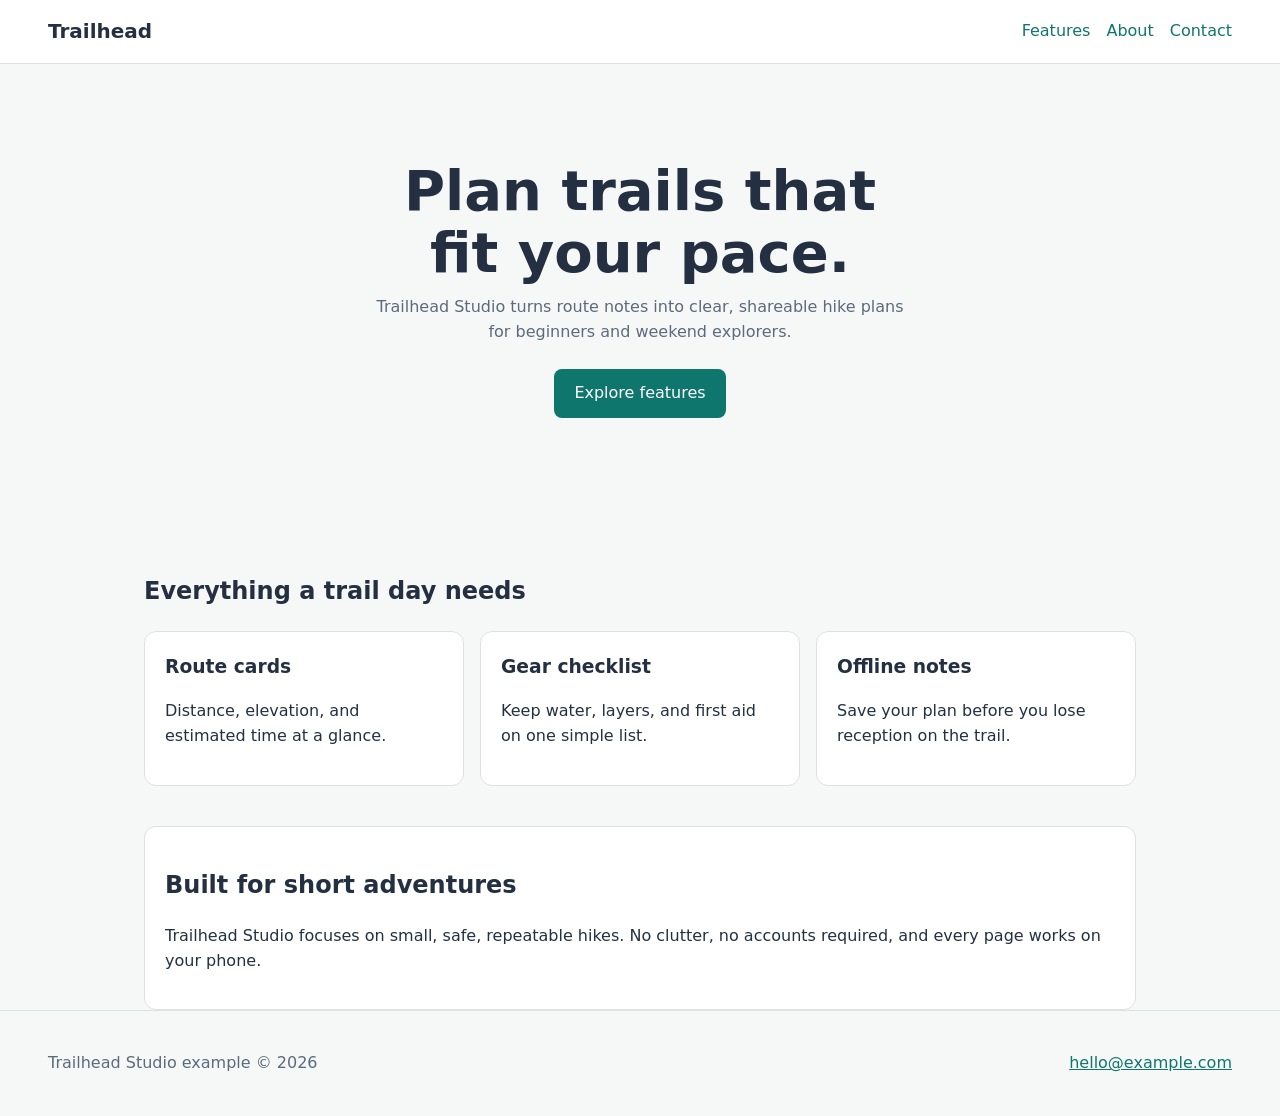
<file: html-css/landing-page/index.html>
<!doctype html>
<html lang="en">
  <head>
    <meta charset="utf-8" />
    <meta name="viewport" content="width=device-width, initial-scale=1" />
    <title>Trailhead Studio</title>
    <link rel="stylesheet" href="style.css" />
  </head>
  <body>
    <header class="site-header">
      <a class="brand" href="#top">Trailhead</a>
      <nav aria-label="Primary">
        <a href="#features">Features</a>
        <a href="#about">About</a>
        <a href="#contact">Contact</a>
      </nav>
    </header>

    <main id="top">
      <section class="hero">
        <h1>Plan trails that fit your pace.</h1>
        <p>
          Trailhead Studio turns route notes into clear, shareable hike plans
          for beginners and weekend explorers.
        </p>
        <a class="button" href="#features">Explore features</a>
      </section>

      <section id="features" class="features" aria-labelledby="features-title">
        <h2 id="features-title">Everything a trail day needs</h2>
        <div class="feature-grid">
          <article>
            <h3>Route cards</h3>
            <p>Distance, elevation, and estimated time at a glance.</p>
          </article>
          <article>
            <h3>Gear checklist</h3>
            <p>Keep water, layers, and first aid on one simple list.</p>
          </article>
          <article>
            <h3>Offline notes</h3>
            <p>Save your plan before you lose reception on the trail.</p>
          </article>
        </div>
      </section>

      <section id="about" class="about">
        <h2>Built for short adventures</h2>
        <p>
          Trailhead Studio focuses on small, safe, repeatable hikes. No clutter,
          no accounts required, and every page works on your phone.
        </p>
      </section>
    </main>

    <footer id="contact">
      <p>Trailhead Studio example &copy; 2026</p>
      <p><a href="mailto:hello@example.com">hello@example.com</a></p>
    </footer>
  </body>
</html>
</file>
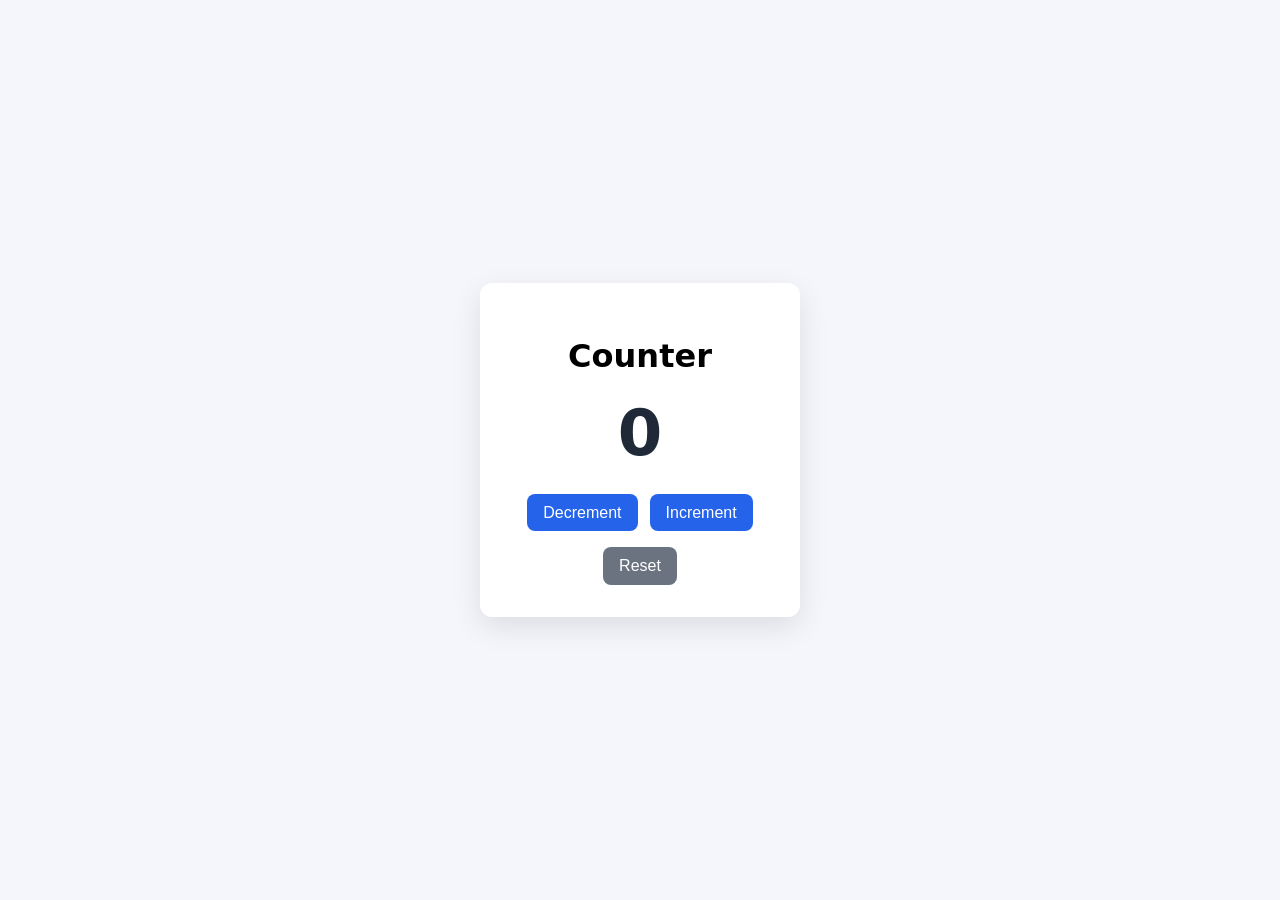
<file: javascript/counter/index.html>
<!doctype html>
<html lang="en">
  <head>
    <meta charset="utf-8" />
    <meta name="viewport" content="width=device-width, initial-scale=1" />
    <title>JavaScript Counter</title>
    <link rel="stylesheet" href="style.css" />
  </head>
  <body>
    <main class="counter">
      <h1>Counter</h1>
      <p id="value" class="value" aria-live="polite">0</p>
      <div class="controls">
        <button id="decrement" type="button">Decrement</button>
        <button id="increment" type="button">Increment</button>
      </div>
      <button id="reset" class="reset" type="button">Reset</button>
    </main>
    <script src="script.js"></script>
  </body>
</html>
</file>
<file: html-css/landing-page/style.css>
:root {
  --ink: #243042;
  --muted: #5b6b7c;
  --accent: #0f766e;
  --accent-strong: #115e59;
  --surface: #ffffff;
  --page: #f6f8f7;
  --line: #dbe3e0;
}

* {
  box-sizing: border-box;
}

body {
  margin: 0;
  color: var(--ink);
  background: var(--page);
  font-family: system-ui, -apple-system, sans-serif;
  line-height: 1.55;
}

a {
  color: var(--accent);
}

.site-header {
  position: sticky;
  top: 0;
  display: flex;
  align-items: center;
  justify-content: space-between;
  gap: 1rem;
  padding: 1rem clamp(1rem, 4vw, 3rem);
  background: var(--surface);
  border-bottom: 1px solid var(--line);
}

.brand {
  color: var(--ink);
  font-size: 1.25rem;
  font-weight: 700;
  text-decoration: none;
}

nav {
  display: flex;
  gap: 1rem;
}

nav a {
  text-decoration: none;
}

main {
  max-width: 68rem;
  margin: 0 auto;
  padding: 0 clamp(1rem, 4vw, 3rem);
}

.hero {
  padding: clamp(3rem, 8vw, 6rem) 0;
  text-align: center;
}

.hero h1 {
  max-width: 13ch;
  margin: 0 auto 0.75rem;
  font-size: clamp(2rem, 5vw, 3.5rem);
  line-height: 1.1;
}

.hero p {
  max-width: 34rem;
  margin: 0 auto 1.5rem;
  color: var(--muted);
}

.button {
  display: inline-block;
  padding: 0.75rem 1.25rem;
  color: #ffffff;
  background: var(--accent);
  border-radius: 0.5rem;
  text-decoration: none;
}

.button:hover {
  background: var(--accent-strong);
}

.features,
.about {
  padding: 2.5rem 0;
}

.feature-grid {
  display: grid;
  grid-template-columns: repeat(auto-fit, minmax(13rem, 1fr));
  gap: 1rem;
}

.feature-grid article,
.about {
  padding: 1.25rem;
  background: var(--surface);
  border: 1px solid var(--line);
  border-radius: 0.75rem;
}

.feature-grid h3 {
  margin-top: 0;
}

footer {
  display: flex;
  justify-content: space-between;
  gap: 1rem;
  padding: 1.5rem clamp(1rem, 4vw, 3rem);
  color: var(--muted);
  border-top: 1px solid var(--line);
}

@media (max-width: 600px) {
  .site-header {
    align-items: flex-start;
    flex-direction: column;
  }

  footer {
    flex-direction: column;
    gap: 0.25rem;
  }
}
</file>
<file: javascript/counter/style.css>
* {
  box-sizing: border-box;
}

body {
  margin: 0;
  min-height: 100vh;
  display: grid;
  place-items: center;
  background: #f4f6fb;
  font-family: system-ui, sans-serif;
}

.counter {
  width: min(320px, 90vw);
  padding: 2rem;
  text-align: center;
  background: #ffffff;
  border-radius: 12px;
  box-shadow: 0 10px 30px rgba(0, 0, 0, 0.1);
}

.value {
  font-size: 4rem;
  font-weight: 700;
  margin: 0.5rem 0 1.5rem;
  color: #1f2937;
}

.controls {
  display: flex;
  gap: 0.75rem;
  justify-content: center;
}

button {
  padding: 0.6rem 1rem;
  border: 0;
  border-radius: 8px;
  background: #2563eb;
  color: #ffffff;
  font-size: 1rem;
  cursor: pointer;
}

button:hover {
  background: #1d4ed8;
}

.reset {
  margin-top: 1rem;
  background: #6b7280;
}

.reset:hover {
  background: #4b5563;
}
</file>
